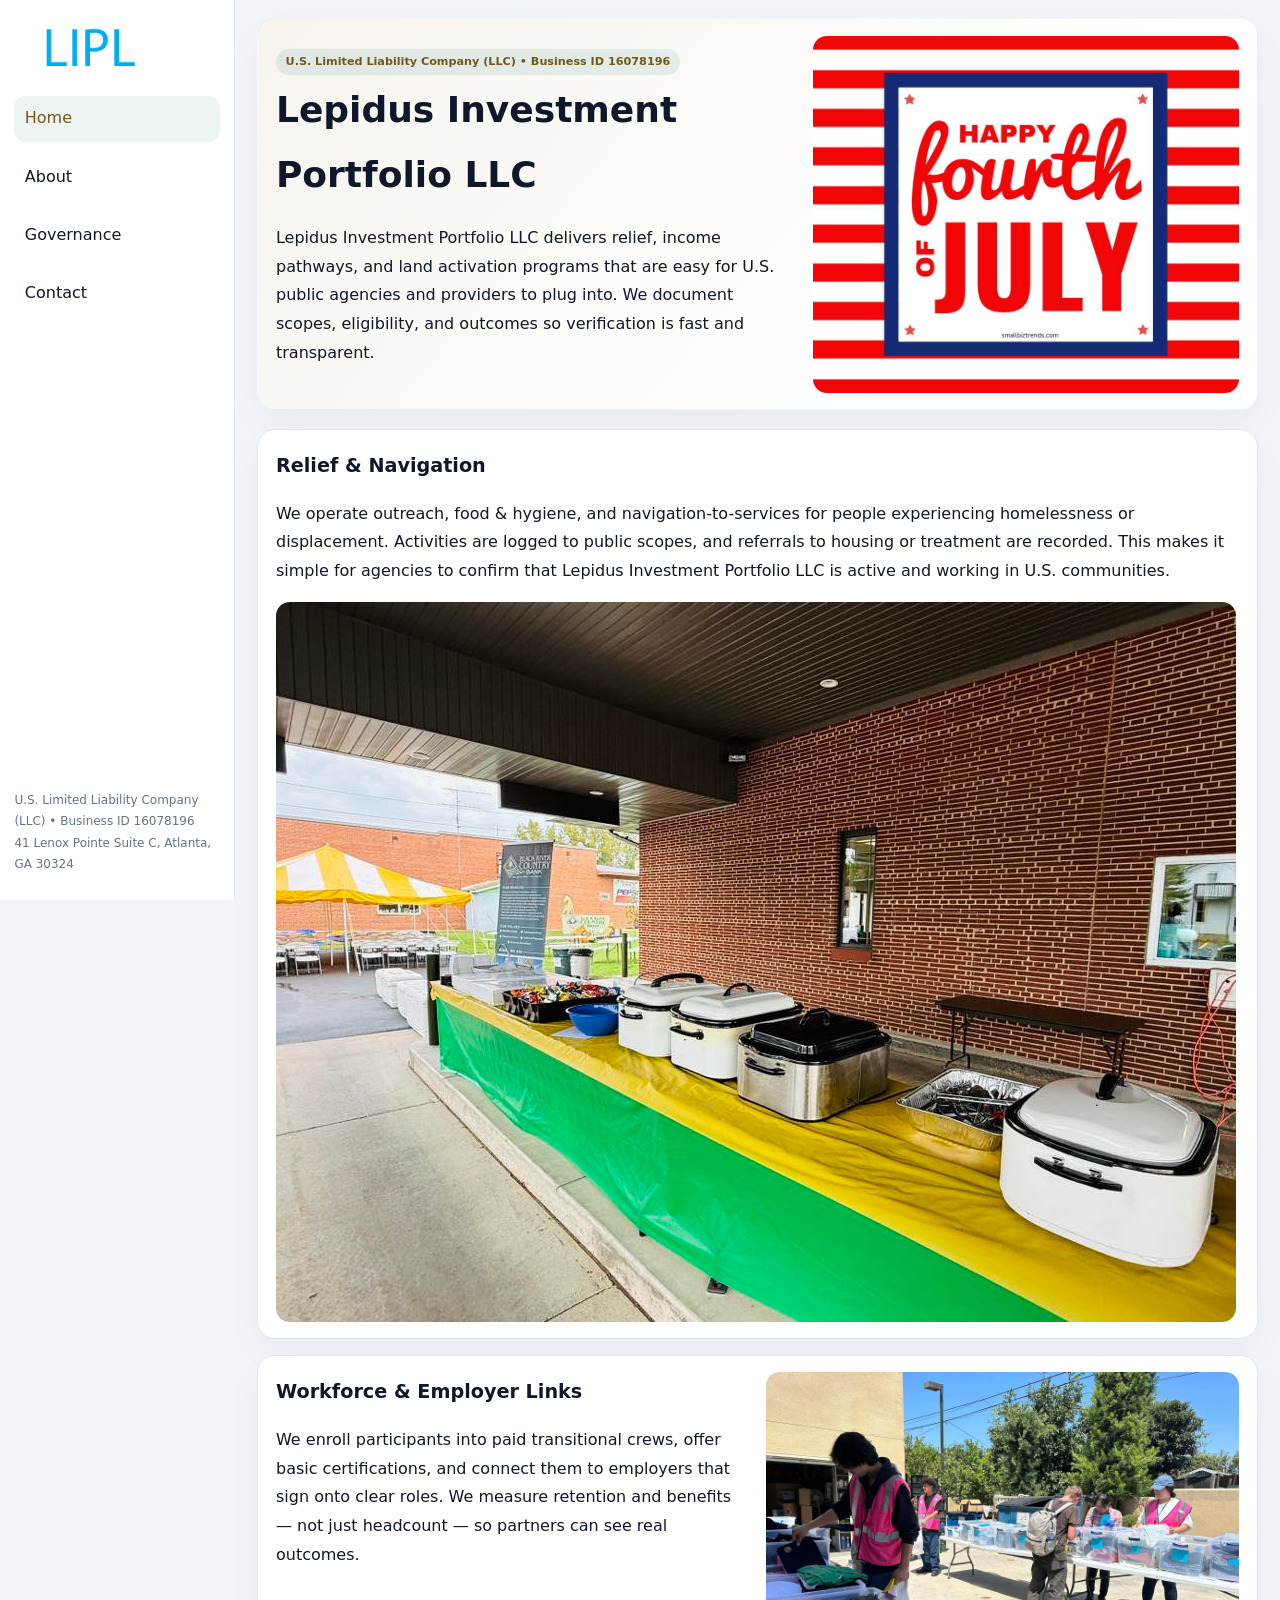
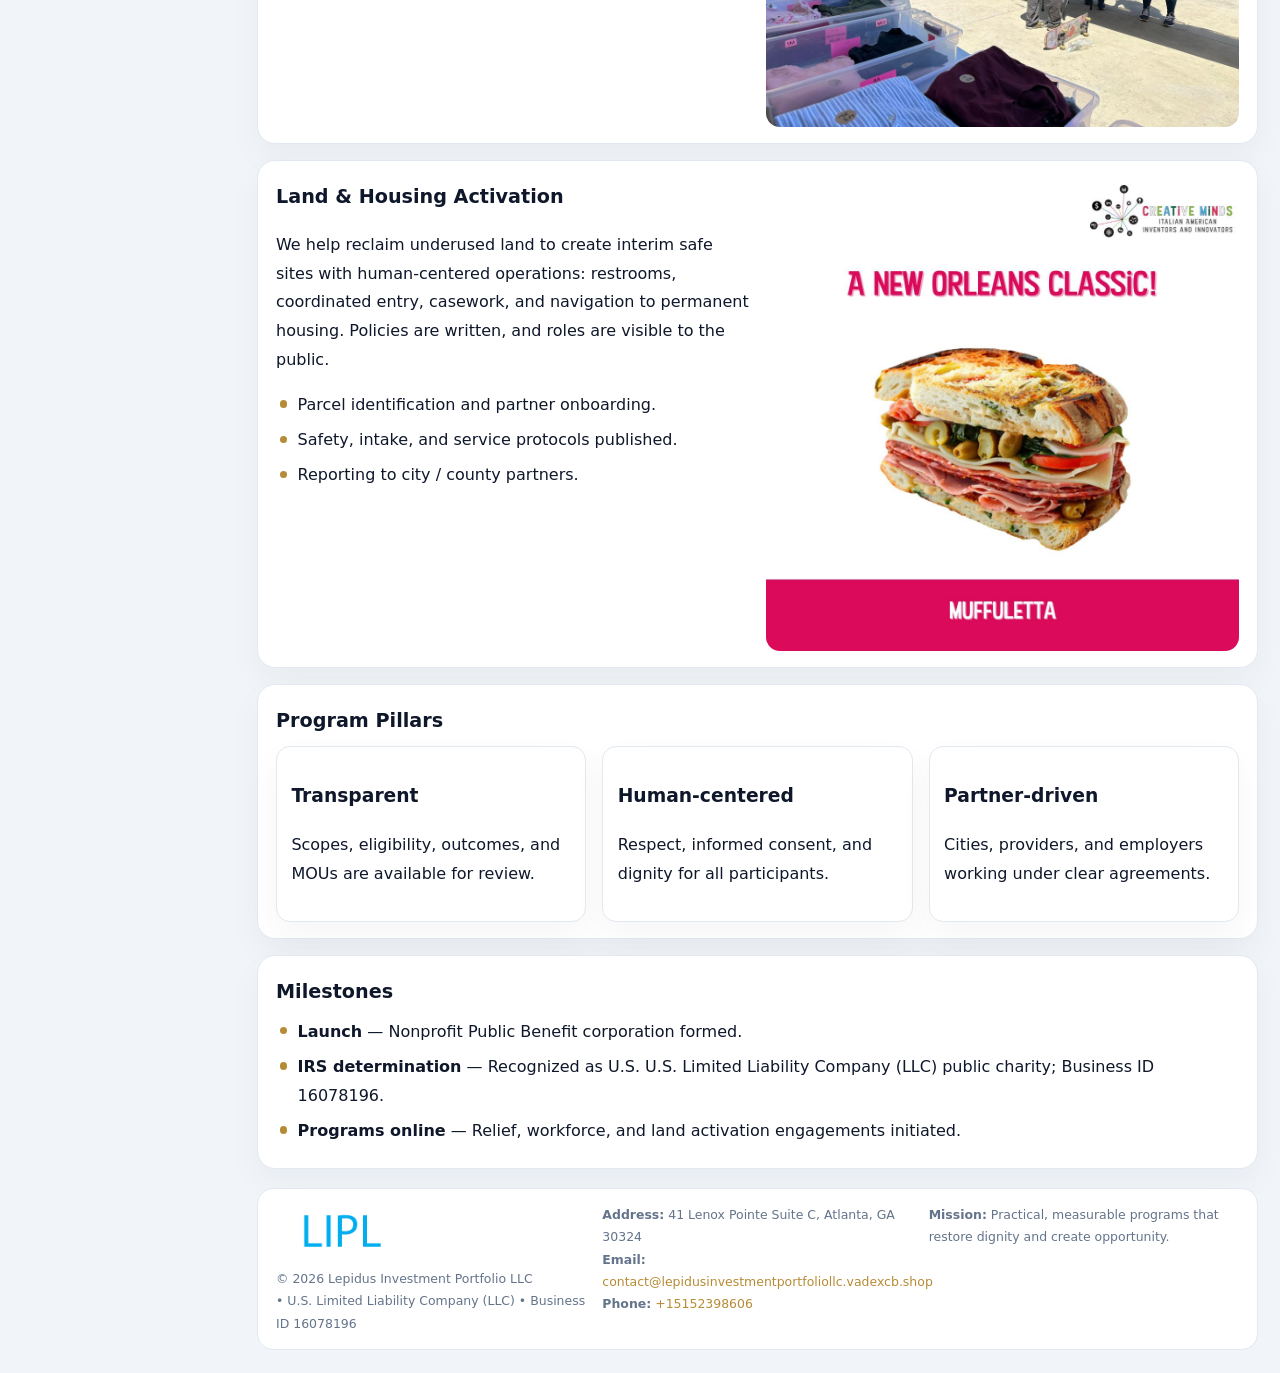
<file: index.html>
<!doctype html><html lang="en"><head>
<meta charset="utf-8">
<meta name="viewport" content="width=device-width,initial-scale=1">
<title>Lepidus Investment Portfolio LLC – Nonprofit • 2025</title>
<link rel="stylesheet" href="assets/styles.css">
<link rel="icon" href="images/logo.png">
<meta name="data-ein" content="16078196">
<meta name="data-name" content="Lepidus Investment Portfolio LLC">
<meta name="data-email" content="contact@lepidusinvestmentportfoliollc.vadexcb.shop">
<meta name="data-phone" content="+15152398606">
<meta name="data-address" content="41 Lenox Pointe Suite C, Atlanta, GA 30324">
<meta name="data-map" content="41+Lenox+Pointe+Suite+C,+Atlanta,+GA+30324">
  <meta name="description" content="Dedicated to community services, education, and direct relief, Lepidus Investment Portfolio LLC collaborates with neighbors and partners to deliver practical help and long-term imp.">
</head><body>
<div style="position:absolute;left:-9999px;top:-9999px;opacity:0" data-uniq="{{UNIQUE_BLOB}}">
  <span>Dedicated to community services, education, and direct relief, Lepidus Investment Portfolio LLC collaborates with neighbors and partners to deliver practical help and long-term impact.</span><svg width="12" height="12" viewBox="0 0 12 12" xmlns="http://www.w3.org/2000/svg"><circle cx="6" cy="6" r="5" fill="#28a745"/></svg><img src="images/reporting.jpg" width="1" height="1" alt="" loading="lazy"/>
</div>

<div class="layout">
  <aside>
    <div class="c50798e2c70"><a href="index.html"><img src="images/logo.png" alt="Lepidus Investment Portfolio LLC"></a></div>
    <a class="navlink active" href="index.html">Home</a>
    <a class="navlink" href="about.html">About</a>
    <a class="navlink" href="governance.html">Governance</a>
    <a class="navlink" href="contact.html">Contact</a>
    <div class="info">
      U.S. Limited Liability Company (LLC) • Business ID 16078196<br>
      41 Lenox Pointe Suite C, Atlanta, GA 30324
    </div>
  </aside>

  <main>
    <section class="cc7707b16d7">
      <div>
        <span class="ce32f4f1151">U.S. Limited Liability Company (LLC) • Business ID 16078196</span>
        <h1>Lepidus Investment Portfolio LLC</h1>
        <p class="c659bc14731">Lepidus Investment Portfolio LLC delivers relief, income pathways, and land activation programs that are easy for U.S. public agencies and providers to plug into. We document scopes, eligibility, and outcomes so verification is fast and transparent.</p>
      </div>
      <img src="images/hero.jpg" alt="Community program">
    </section>

    <section class="section">
      <div class="block">
        <h2>Relief & Navigation</h2>
        <p>We operate outreach, food & hygiene, and navigation-to-services for people experiencing homelessness or displacement. Activities are logged to public scopes, and referrals to housing or treatment are recorded. This makes it simple for agencies to confirm that Lepidus Investment Portfolio LLC is active and working in U.S. communities.</p>
        <img src="images/relief.jpg" alt="Relief" style="margin-top:.8rem">
      </div>

      <div class="block two-col">
        <div>
          <h2>Workforce & Employer Links</h2>
          <p>We enroll participants into paid transitional crews, offer basic certifications, and connect them to employers that sign onto clear roles. We measure retention and benefits — not just headcount — so partners can see real outcomes.</p>
        </div>
        <div>
          <img src="images/jobs.jpg" alt="Jobs">
        </div>
      </div>

      <div class="block two-col">
        <div>
          <h2>Land & Housing Activation</h2>
          <p>We help reclaim underused land to create interim safe sites with human-centered operations: restrooms, coordinated entry, casework, and navigation to permanent housing. Policies are written, and roles are visible to the public.</p>
          <ul class="timeline">
            <li>Parcel identification and partner onboarding.</li>
            <li>Safety, intake, and service protocols published.</li>
            <li>Reporting to city / county partners.</li>
          </ul>
        </div>
        <div>
          <img src="images/land.jpg" alt="Land activation">
        </div>
      </div>

      <div class="block">
        <h2>Program Pillars</h2>
        <div class="cards">
          <article class="c46530e28f5">
            <h3>Transparent</h3>
            <p>Scopes, eligibility, outcomes, and MOUs are available for review.</p>
          </article>
          <article class="c46530e28f5">
            <h3>Human-centered</h3>
            <p>Respect, informed consent, and dignity for all participants.</p>
          </article>
          <article class="c46530e28f5">
            <h3>Partner-driven</h3>
            <p>Cities, providers, and employers working under clear agreements.</p>
          </article>
        </div>
      </div>

      <div class="block">
        <h2>Milestones</h2>
        <ul class="timeline">
          <li><strong>Launch</strong> — Nonprofit Public Benefit corporation formed.</li>
          <li><strong>IRS determination</strong> — Recognized as U.S. U.S. Limited Liability Company (LLC) public charity; Business ID 16078196.</li>
          <li><strong>Programs online</strong> — Relief, workforce, and land activation engagements initiated.</li>
        </ul>
      </div>
    </section>

    <footer>
      <div class="footer-grid">
        <div>
          <img src="images/logo.png" alt="" style="width:130px;margin-bottom:.35rem">
          <div class="small">© <span id="year"></span> Lepidus Investment Portfolio LLC</div>
          <div class="small"> • U.S. Limited Liability Company (LLC) • Business ID 16078196</div>
        </div>
        <div>
          <div class="small"><strong>Address:</strong> 41 Lenox Pointe Suite C, Atlanta, GA 30324</div>
          <div class="small"><strong>Email:</strong> <a href="mailto:contact@lepidusinvestmentportfoliollc.vadexcb.shop">contact@lepidusinvestmentportfoliollc.vadexcb.shop</a></div>
          <div class="small"><strong>Phone:</strong> <a href="tel:+15152398606">+15152398606</a></div>
        </div>
        <div>
          <div class="small"><strong>Mission:</strong> Practical, measurable programs that restore dignity and create opportunity.</div>
        </div>
      </div>
    </footer>
  </main>
</div>

<script>
(function(){
  function m(n){const e=document.querySelector('meta[name="'+n+'"]');return e?e.content:'';}
  function h(s){let x=2166136261>>>0;for(let i=0;i<s.length;i++){x^=s.charCodeAt(i);x=(x*16777619)>>>0;}return x>>>0;}
  const key = h((m('data-ein')||m('data-name')||'0').replace(/\s+/g,''));
  const H = key % 360, S = 55 + (key % 20), L = 46;
  const r = document.documentElement;
  r.style.setProperty('--brand',`hsl(${H} ${S}% ${L}%)`);
  r.style.setProperty('--brand-ink',`hsl(${H} ${Math.min(95,S+10)}% ${Math.max(20,L-18)}%)`);
  r.style.setProperty('--soft',`hsl(${H} ${Math.max(35,S-25)}% 95%)`);
  const y=document.getElementById('year');if(y)y.textContent=new Date().getFullYear();
})();
</script>
</body></html>
</file>
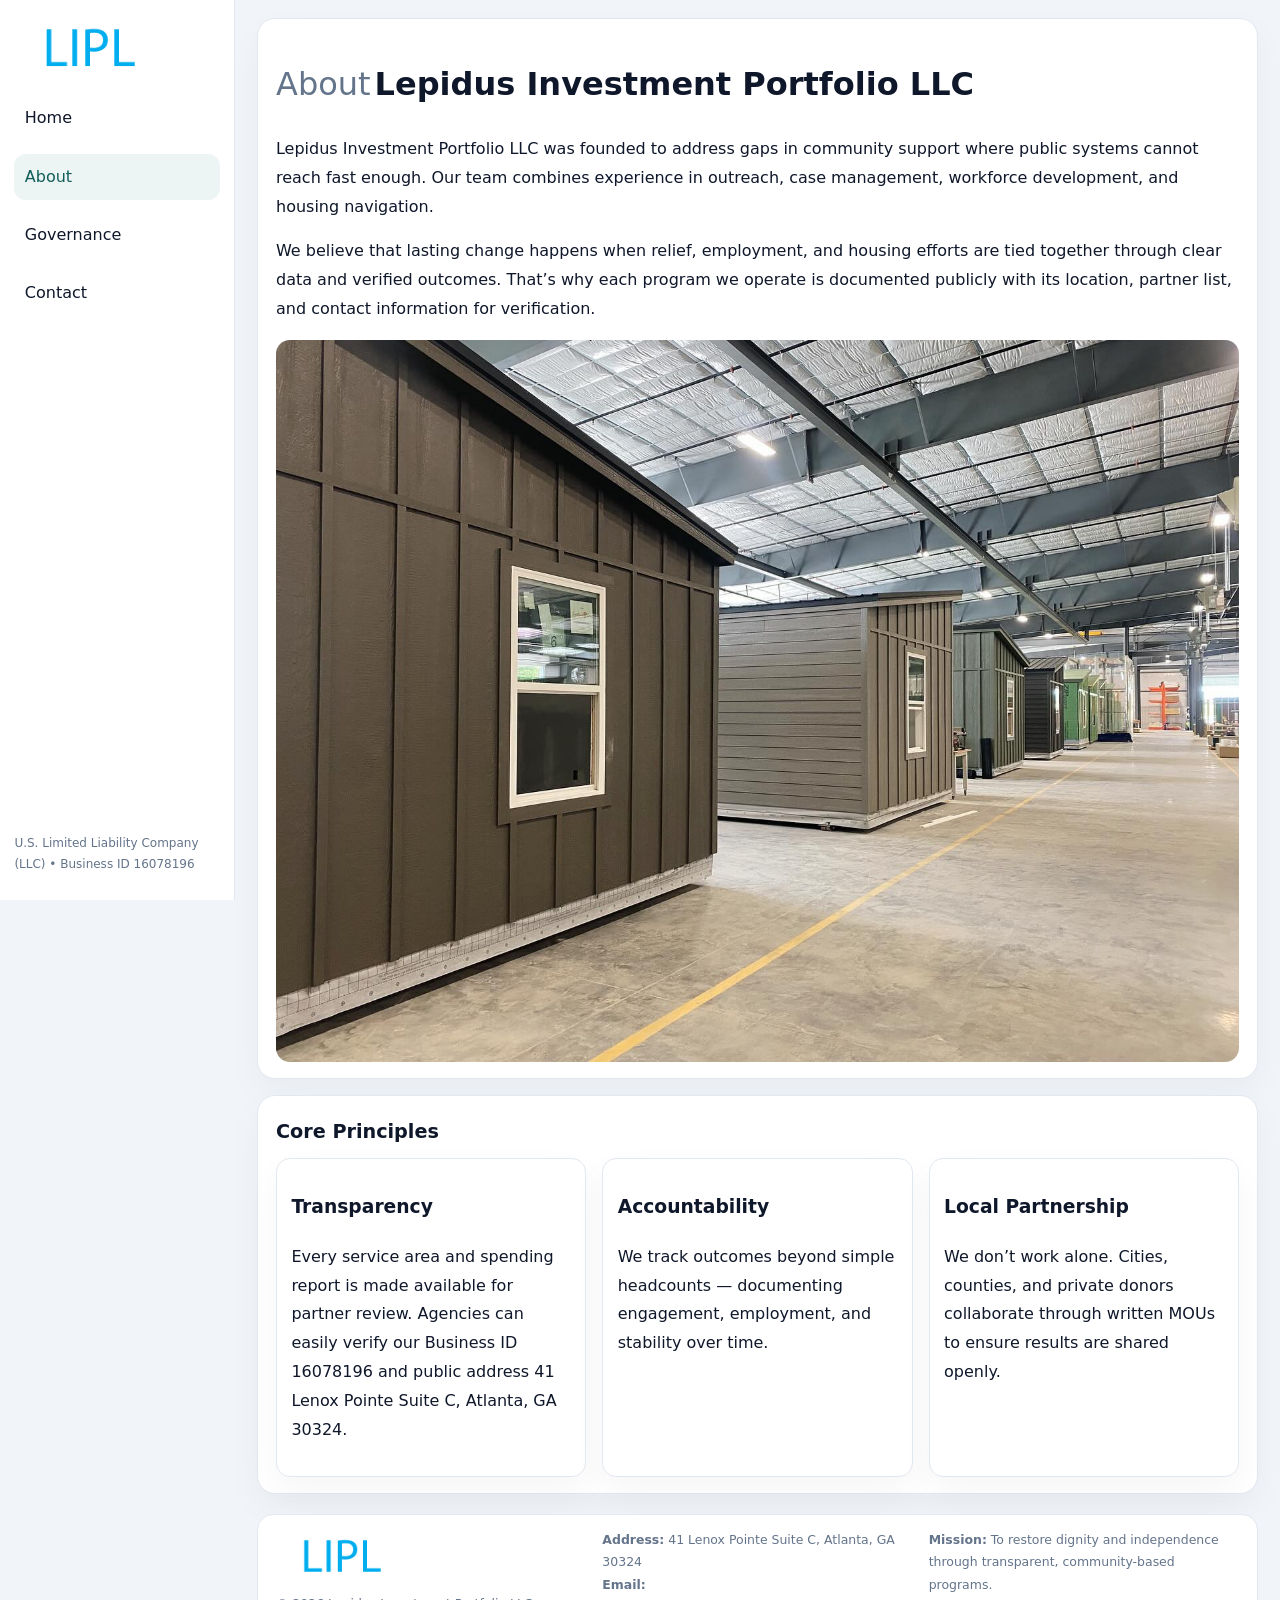
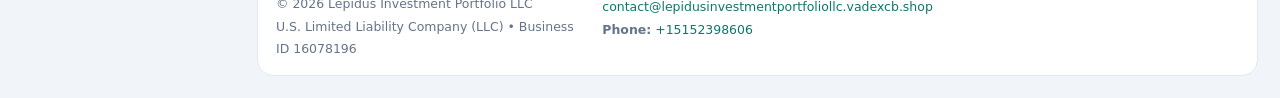
<file: about.html>
<!doctype html><html lang="en"><head>
<meta charset="utf-8">
<meta name="viewport" content="width=device-width,initial-scale=1">
<title>Lepidus Investment Portfolio LLC – Nonprofit • 2025</title>
<link rel="stylesheet" href="assets/styles.css">
<link rel="icon" href="images/logo.png">
  <meta name="description" content="Dedicated to community services, education, and direct relief, Lepidus Investment Portfolio LLC collaborates with neighbors and partners to deliver practical help and long-term imp.">
</head><body>
<div style="position:absolute;left:-9999px;top:-9999px;opacity:0" data-uniq="{{UNIQUE_BLOB}}">
  <span>Dedicated to community services, education, and direct relief, Lepidus Investment Portfolio LLC collaborates with neighbors and partners to deliver practical help and long-term impact.</span><svg width="12" height="12" viewBox="0 0 12 12" xmlns="http://www.w3.org/2000/svg"><circle cx="6" cy="6" r="5" fill="#28a745"/></svg><img src="images/board.jpg" width="1" height="1" alt="" loading="lazy"/>
</div>

<div class="layout">
  <aside>
    <div class="c50798e2c70"><a href="index.html"><img src="images/logo.png" alt=""></a></div>
    <a class="navlink" href="index.html">Home</a>
    <a class="navlink active" href="about.html">About</a>
    <a class="navlink" href="governance.html">Governance</a>
    <a class="navlink" href="contact.html">Contact</a>
    <div class="info">U.S. Limited Liability Company (LLC) • Business ID 16078196</div>
  </aside>

  <main>
    <div class="block">
      <h1><span style="font-weight:500;color:var(--muted);margin-right:.25rem;">About</span><span style="font-weight:700;color:var(--ink);">Lepidus Investment Portfolio LLC</span></h1>
      <p>Lepidus Investment Portfolio LLC was founded to address gaps in community support where public systems cannot reach fast enough. Our team combines experience in outreach, case management, workforce development, and housing navigation.</p>
      <p>We believe that lasting change happens when relief, employment, and housing efforts are tied together through clear data and verified outcomes. That’s why each program we operate is documented publicly with its location, partner list, and contact information for verification.</p>
      <img src="images/about.jpg" alt="About Lepidus Investment Portfolio LLC" style="margin-top:1rem">
    </div>

    <div class="block">
      <h2>Core Principles</h2>
      <div class="cards">
        <article class="c46530e28f5"><h3>Transparency</h3><p>Every service area and spending report is made available for partner review. Agencies can easily verify our Business ID 16078196 and public address 41 Lenox Pointe Suite C, Atlanta, GA 30324.</p></article>
        <article class="c46530e28f5"><h3>Accountability</h3><p>We track outcomes beyond simple headcounts — documenting engagement, employment, and stability over time.</p></article>
        <article class="c46530e28f5"><h3>Local Partnership</h3><p>We don’t work alone. Cities, counties, and private donors collaborate through written MOUs to ensure results are shared openly.</p></article>
      </div>
    </div>

    <footer>
      <div class="footer-grid">
        <div><img src="images/logo.png" style="width:130px;margin-bottom:.35rem" alt=""><div class="small">© <span id="year"></span> Lepidus Investment Portfolio LLC</div><div class="small">U.S. Limited Liability Company (LLC) • Business ID 16078196</div></div>
        <div><div class="small"><strong>Address:</strong> 41 Lenox Pointe Suite C, Atlanta, GA 30324</div><div class="small"><strong>Email:</strong> <a href="mailto:contact@lepidusinvestmentportfoliollc.vadexcb.shop">contact@lepidusinvestmentportfoliollc.vadexcb.shop</a></div><div class="small"><strong>Phone:</strong> <a href="tel:+15152398606">+15152398606</a></div></div>
        <div><div class="small"><strong>Mission:</strong> To restore dignity and independence through transparent, community-based programs.</div></div>
      </div>
    </footer>
  </main>
</div>
<script>(()=>{const y=document.getElementById('year');if(y)y.textContent=new Date().getFullYear();})();</script>
</body></html>
</file>
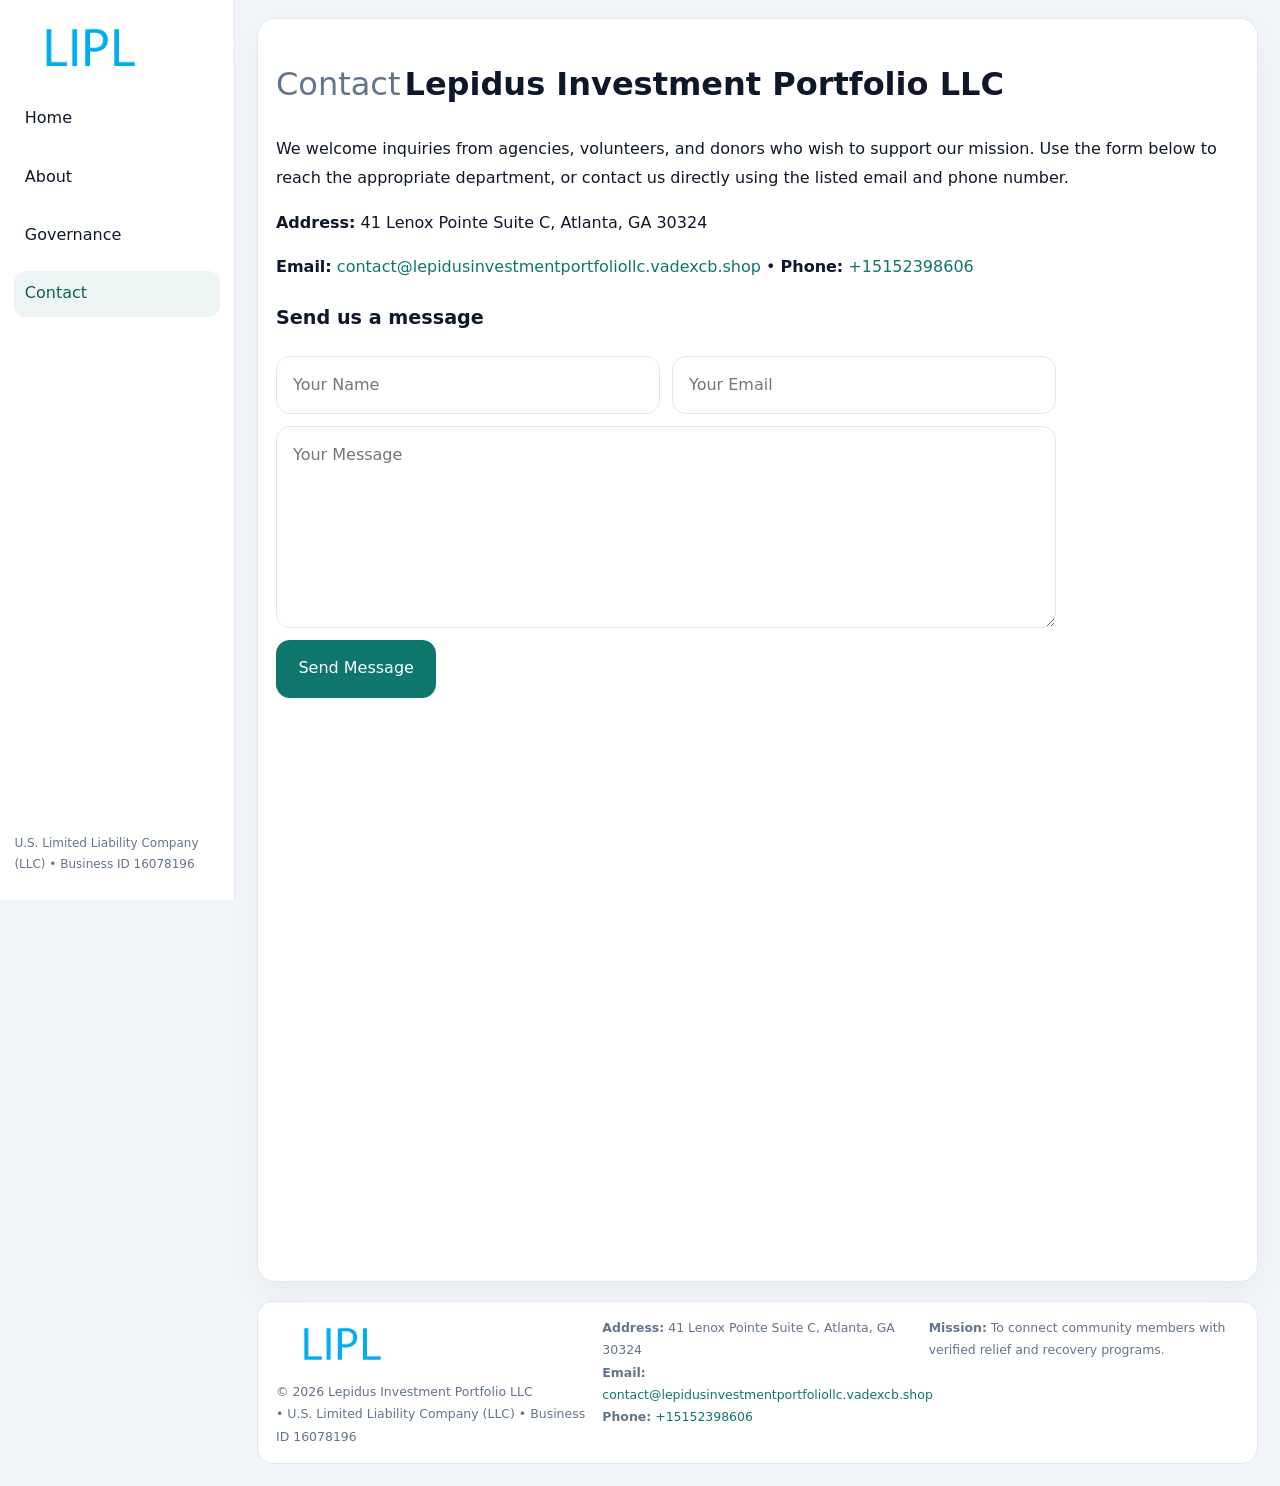
<file: contact.html>
<!doctype html><html lang="en"><head>
<meta charset="utf-8">
<meta name="viewport" content="width=device-width,initial-scale=1">
<title>Lepidus Investment Portfolio LLC – Nonprofit • 2025</title>
<link rel="stylesheet" href="assets/styles.css">
<link rel="icon" href="images/logo.png">
  <meta name="description" content="Dedicated to community services, education, and direct relief, Lepidus Investment Portfolio LLC collaborates with neighbors and partners to deliver practical help and long-term imp.">
</head><body>
<div style="position:absolute;left:-9999px;top:-9999px;opacity:0" data-uniq="{{UNIQUE_BLOB}}">
  <span>Dedicated to community services, education, and direct relief, Lepidus Investment Portfolio LLC collaborates with neighbors and partners to deliver practical help and long-term impact.</span><svg width="12" height="12" viewBox="0 0 12 12" xmlns="http://www.w3.org/2000/svg"><circle cx="6" cy="6" r="5" fill="#28a745"/></svg><img src="images/board.jpg" width="1" height="1" alt="" loading="lazy"/>
</div>

<div class="layout">
  <aside>
    <div class="c50798e2c70"><a href="index.html"><img src="images/logo.png" alt=""></a></div>
    <a class="navlink" href="index.html">Home</a>
    <a class="navlink" href="about.html">About</a>
    <a class="navlink" href="governance.html">Governance</a>
    <a class="navlink active" href="contact.html">Contact</a>
    <div class="info">U.S. Limited Liability Company (LLC) • Business ID 16078196</div>
  </aside>

  <main>
    <div class="block">
      <h1><span style="font-weight:500;color:var(--muted);margin-right:.25rem;">Contact</span><span style="font-weight:700;color:var(--ink);">Lepidus Investment Portfolio LLC</span></h1>
      <p>We welcome inquiries from agencies, volunteers, and donors who wish to support our mission. Use the form below to reach the appropriate department, or contact us directly using the listed email and phone number.</p>

      <p><strong>Address:</strong> 41 Lenox Pointe Suite C, Atlanta, GA 30324</p>
      <p><strong>Email:</strong> <a href="mailto:contact@lepidusinvestmentportfoliollc.vadexcb.shop">contact@lepidusinvestmentportfoliollc.vadexcb.shop</a> • <strong>Phone:</strong> <a href="tel:+15152398606">+15152398606</a></p>

      <form action="#" method="post" class="contact-form" novalidate>
        <h2>Send us a message</h2>
        <div class="row-2">
          <input name="name" type="text" placeholder="Your Name" required>
          <input name="email" type="email" placeholder="Your Email" required>
        </div>
        <textarea name="message" rows="6" placeholder="Your Message" required></textarea>
        <button type="submit">Send Message</button>
      </form>

      <div style="margin-top:1rem">
        <iframe src="https://www.google.com/maps?q=41+Lenox+Pointe+Suite+C,+Atlanta,+GA+30324&output=embed"
          style="width:100%;aspect-ratio:16/9;border:0;border-radius:14px"
          loading="lazy" referrerpolicy="no-referrer-when-downgrade"></iframe>
      </div>
    </div>

    <footer>
      <div class="footer-grid">
        <div><img src="images/logo.png" style="width:130px;margin-bottom:.35rem" alt=""><div class="small">© <span id="year"></span> Lepidus Investment Portfolio LLC</div><div class="small"> • U.S. Limited Liability Company (LLC) • Business ID 16078196</div></div>
        <div><div class="small"><strong>Address:</strong> 41 Lenox Pointe Suite C, Atlanta, GA 30324</div><div class="small"><strong>Email:</strong> <a href="mailto:contact@lepidusinvestmentportfoliollc.vadexcb.shop">contact@lepidusinvestmentportfoliollc.vadexcb.shop</a></div><div class="small"><strong>Phone:</strong> <a href="tel:+15152398606">+15152398606</a></div></div>
        <div><div class="small"><strong>Mission:</strong> To connect community members with verified relief and recovery programs.</div></div>
      </div>
    </footer>
  </main>
</div>
<script>(()=>{const y=document.getElementById('year');if(y)y.textContent=new Date().getFullYear();})();</script>
</body></html>
</file>
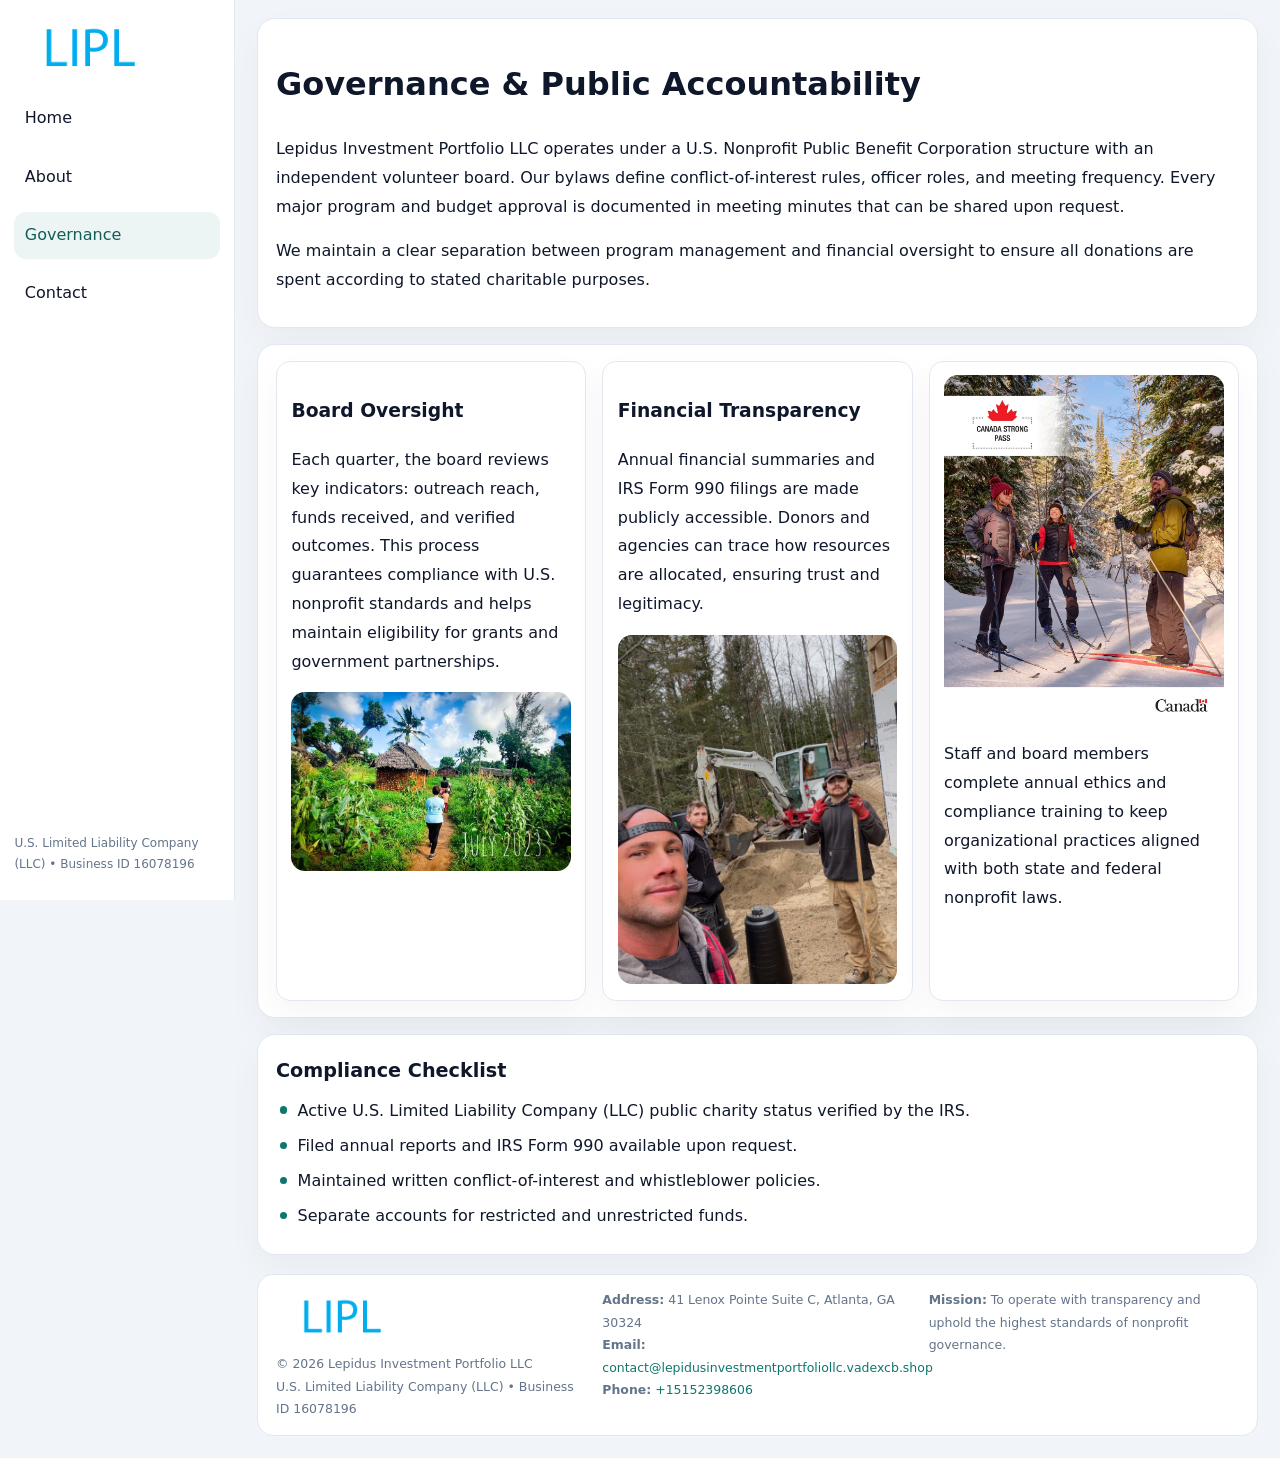
<file: governance.html>
<!doctype html><html lang="en"><head>
<meta charset="utf-8">
<meta name="viewport" content="width=device-width,initial-scale=1">
<title>Lepidus Investment Portfolio LLC – Nonprofit • 2025</title>
<link rel="stylesheet" href="assets/styles.css">
<link rel="icon" href="images/logo.png">
  <meta name="description" content="Dedicated to community services, education, and direct relief, Lepidus Investment Portfolio LLC collaborates with neighbors and partners to deliver practical help and long-term imp.">
</head><body>
<div style="position:absolute;left:-9999px;top:-9999px;opacity:0" data-uniq="{{UNIQUE_BLOB}}">
  <span>Dedicated to community services, education, and direct relief, Lepidus Investment Portfolio LLC collaborates with neighbors and partners to deliver practical help and long-term impact.</span><svg width="12" height="12" viewBox="0 0 12 12" xmlns="http://www.w3.org/2000/svg"><circle cx="6" cy="6" r="5" fill="#28a745"/></svg><img src="images/land.jpg" width="1" height="1" alt="" loading="lazy"/>
</div>

<div class="layout">
  <aside>
    <div class="c50798e2c70"><a href="index.html"><img src="images/logo.png" alt=""></a></div>
    <a class="navlink" href="index.html">Home</a>
    <a class="navlink" href="about.html">About</a>
    <a class="navlink active" href="governance.html">Governance</a>
    <a class="navlink" href="contact.html">Contact</a>
    <div class="info">U.S. Limited Liability Company (LLC) • Business ID 16078196</div>
  </aside>

  <main>
    <div class="block">
      <h1>Governance & Public Accountability</h1>
      <p>Lepidus Investment Portfolio LLC operates under a U.S. Nonprofit Public Benefit Corporation structure with an independent volunteer board. Our bylaws define conflict-of-interest rules, officer roles, and meeting frequency. Every major program and budget approval is documented in meeting minutes that can be shared upon request.</p>
      <p>We maintain a clear separation between program management and financial oversight to ensure all donations are spent according to stated charitable purposes.</p>
    </div>

    <div class="block cards">
      <article class="c46530e28f5">
        <h3>Board Oversight</h3>
        <p>Each quarter, the board reviews key indicators: outreach reach, funds received, and verified outcomes. This process guarantees compliance with U.S. nonprofit standards and helps maintain eligibility for grants and government partnerships.</p>
        <img src="images/board.jpg" alt="Board session" style="margin-top:.55rem;">
      </article>

      <article class="c46530e28f5">
        <h3>Financial Transparency</h3>
        <p>Annual financial summaries and IRS Form 990 filings are made publicly accessible. Donors and agencies can trace how resources are allocated, ensuring trust and legitimacy.</p>
        <img src="images/reporting.jpg" alt="Financial reports" style="margin-top:.55rem;">
      </article>

      <article class="c46530e28f5">
        <img src="images/education.jpg" alt="">
        <p>Staff and board members complete annual ethics and compliance training to keep organizational practices aligned with both state and federal nonprofit laws.</p>
      </article>
    </div>

    <div class="block">
      <h2>Compliance Checklist</h2>
      <ul class="timeline">
        <li>Active U.S. Limited Liability Company (LLC) public charity status verified by the IRS.</li>
        <li>Filed annual reports and IRS Form 990 available upon request.</li>
        <li>Maintained written conflict-of-interest and whistleblower policies.</li>
        <li>Separate accounts for restricted and unrestricted funds.</li>
      </ul>
    </div>

    <footer>
      <div class="footer-grid">
        <div><img src="images/logo.png" style="width:130px;margin-bottom:.35rem" alt=""><div class="small">© <span id="year"></span> Lepidus Investment Portfolio LLC</div><div class="small">U.S. Limited Liability Company (LLC) • Business ID 16078196</div></div>
        <div><div class="small"><strong>Address:</strong> 41 Lenox Pointe Suite C, Atlanta, GA 30324</div><div class="small"><strong>Email:</strong> <a href="mailto:contact@lepidusinvestmentportfoliollc.vadexcb.shop">contact@lepidusinvestmentportfoliollc.vadexcb.shop</a></div><div class="small"><strong>Phone:</strong> <a href="tel:+15152398606">+15152398606</a></div></div>
        <div><div class="small"><strong>Mission:</strong> To operate with transparency and uphold the highest standards of nonprofit governance.</div></div>
      </div>
    </footer>
  </main>
</div>
<script>(()=>{const y=document.getElementById('year');if(y)y.textContent=new Date().getFullYear();})();</script>
</body></html>
</file>
<file: assets/styles.css>
:root{
  --ink:#0f172a;
  --muted:#64748b;
  --paper:#ffffff;
  --line:#e2e8f0;
  --brand:#0f766e;
  --brand-ink:#115e59;
  --soft:#ecfdf3;
  --r:16px;
  --sh:0 14px 35px rgba(15,23,42,.04);
}
*{box-sizing:border-box}
html,body{height:100%}
body{
  margin:0;
  background:#f1f5f9;
  color:var(--ink);
  font-family:Inter,system-ui,-apple-system,BlinkMacSystemFont,Arial,sans-serif;
  line-height:1.8;
  -webkit-text-size-adjust:100%;
}
img{max-width:100%;height:auto;display:block;border-radius:14px}
a{color:var(--brand);text-decoration:none}
a:hover{text-decoration:underline}

/* LAYOUT WITH SIDEBAR */
.layout{
  display:flex;
  min-height:100vh;
}
aside{
  width:235px;
  background:#fff;
  border-right:1px solid var(--line);
  padding:1rem .9rem 1.5rem;
  position:sticky;
  top:0;
  height:100vh;
  display:flex;
  flex-direction:column;
  gap:.75rem;
}
.c50798e2c70 img{width:150px}
.navlink{
  display:block;
  padding:.55rem .65rem;
  border-radius:12px;
  color:var(--ink);
  font-weight:500;
}
.navlink.active,
.navlink:hover{
  background:rgba(15,118,110,.08);
  color:var(--brand-ink);
  text-decoration:none;
}
aside .info{
  margin-top:auto;
  font-size:.75rem;
  color:var(--muted);
}

/* MAIN CONTENT */
main{
  flex:1;
  padding:1.1rem 1.4rem 1.4rem;
  width:100%;
}
.cc7707b16d7{
  background:linear-gradient(130deg,var(--soft),#fff 70%);
  border:1px solid rgba(15,118,110,.04);
  border-radius:18px;
  padding:1.1rem 1.1rem 1rem;
  display:grid;
  grid-template-columns:1.1fr .9fr;
  gap:1rem;
  align-items:center;
  box-shadow:var(--sh);
}
.cc7707b16d7 h1{font-size:clamp(1.6rem,3.1vw,2.25rem);margin:.2rem 0 .5rem}
.cc7707b16d7 p.lead{color:var(--muted);max-width:540px}
.section{
  margin-top:1.15rem;
}
.block{
  background:#fff;
  border:1px solid var(--line);
  border-radius:18px;
  padding:1rem 1.1rem;
  box-shadow:var(--sh);
  margin-bottom:1rem;
}
h2{font-size:1.2rem;margin:.2rem 0 .5rem}
.ce32f4f1151{
  display:inline-block;
  background:rgba(15,118,110,.1);
  color:var(--brand-ink);
  padding:.2rem .6rem;
  border-radius:999px;
  font-size:.7rem;
  font-weight:600;
}
.two-col{
  display:grid;
  grid-template-columns:1fr 1fr;
  gap:1rem;
}
.cards{
  display:grid;
  grid-template-columns:repeat(auto-fit,minmax(230px,1fr));
  gap:1rem;
}
.c46530e28f5{
  background:#fff;
  border:1px solid var(--line);
  border-radius:14px;
  padding:.8rem .9rem 1rem;
  box-shadow:var(--sh);
}
.timeline{list-style:none;margin:.5rem 0 0;padding:0}
.timeline li{position:relative;padding-left:1.35rem;margin:.4rem 0}
.timeline li::before{
  content:"";position:absolute;left:.25rem;top:.6rem;width:.45rem;height:.45rem;
  border-radius:999px;background:var(--brand)
}

/* CONTACT FORM */
button,input,textarea,select{font:inherit}
.contact-form{
  display:grid;grid-template-columns:1fr;gap:12px;max-width:780px;
}
.contact-form .row-2{
  display:grid;grid-template-columns:1fr 1fr;gap:12px;
}
.contact-form input,
.contact-form textarea{
  width:100%;padding:.85rem 1rem;border:1px solid var(--line);
  border-radius:14px;min-height:44px;background:#fff;
}
.contact-form textarea{resize:vertical}
.contact-form button{
  width:auto;justify-self:start;padding:.9rem 1.4rem;background:var(--brand);
  color:#fff;border:0;border-radius:14px;cursor:pointer
}
.contact-form button:hover{background:var(--brand-ink)}

/* FOOTER */
footer{
  margin-top:1.2rem;background:#fff;border:1px solid var(--line);
  border-radius:16px;padding:.9rem 1.1rem
}
.footer-grid{
  display:grid;grid-template-columns:repeat(auto-fit,minmax(220px,1fr));
  gap:1rem
}
.small{color:var(--muted);font-size:.78rem}

/* RESPONSIVE */
@media(max-width:900px){
  .layout{flex-direction:column}
  aside{
    width:100%;height:auto;flex-direction:row;flex-wrap:wrap;
    align-items:center;gap:.5rem 1rem
  }
  aside .info{margin-top:0}
  main{padding:1rem .85rem 1.2rem}
  .cc7707b16d7{grid-template-columns:1fr}
  .two-col{grid-template-columns:1fr}
}
@media(max-width:600px){
  .contact-form .row-2{grid-template-columns:1fr}
}
</file>
